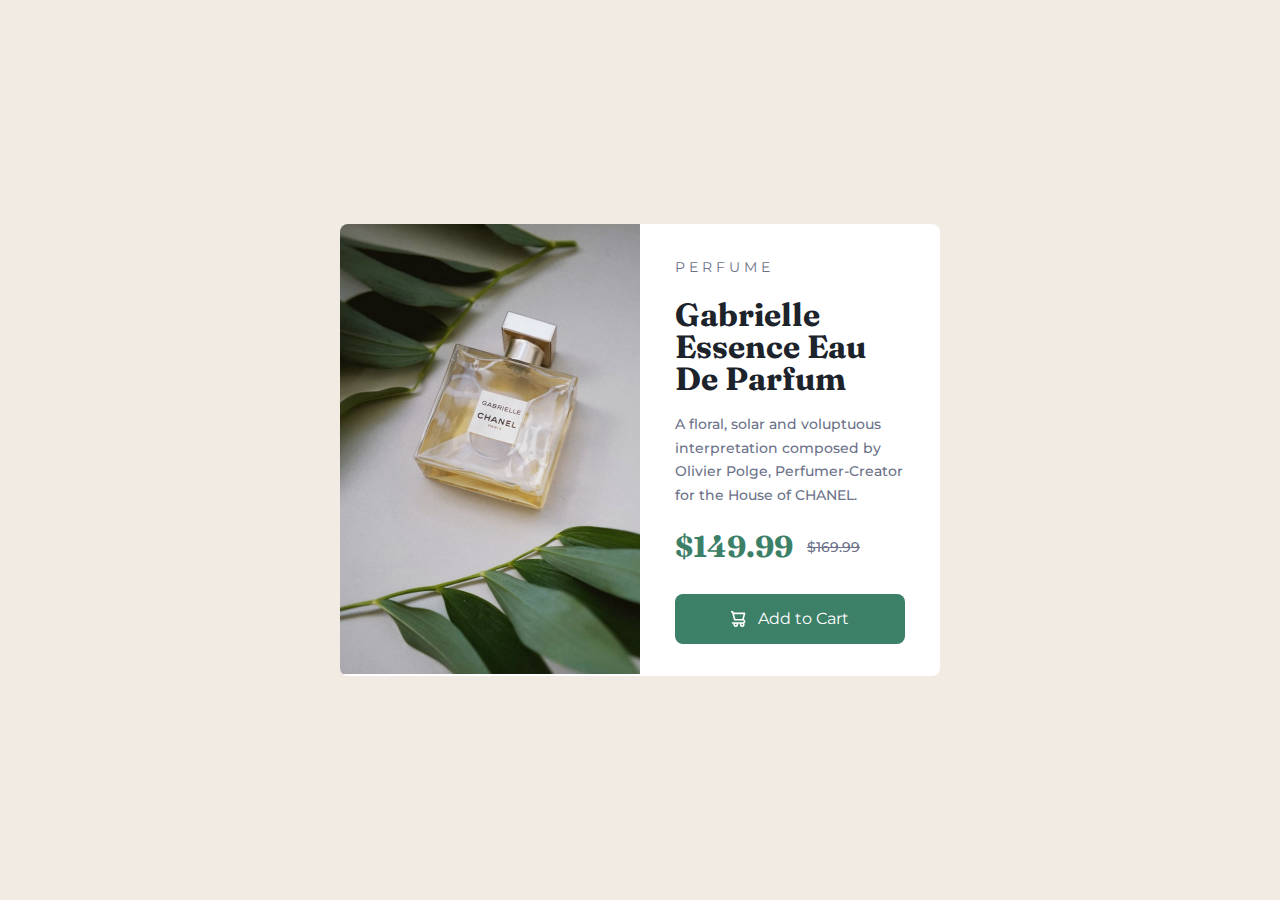
<file: index.html>
<!DOCTYPE html>
<html lang="en">
<head>
  <meta charset="UTF-8">
  <meta name="viewport" content="width=device-width, initial-scale=1.0"> <!-- displays site properly based on user's device -->

  <link rel="icon" type="image/png" sizes="32x32" href="./images/favicon-32x32.png">

  <link rel="preconnect" href="https://fonts.googleapis.com">
  <link rel="preconnect" href="https://fonts.gstatic.com" crossorigin>
  <link href="https://fonts.googleapis.com/css2?family=Fraunces:opsz,wght@9..144,700&family=Montserrat:wght@500;700&display=swap" rel="stylesheet">

  <link rel="stylesheet" href="css/style.css">
  
  <title>Frontend Mentor | Product preview card component</title>

  <!-- Feel free to remove these styles or customise in your own stylesheet 👍 -->
  <style>
    .attribution { font-size: 11px; text-align: center; }
    .attribution a { color: hsl(228, 45%, 44%); }
  </style>
</head>
<body>

	<main class="card-container" role="main">
		<div class="card">
			<div class="card__image">
				<img src="images/image-product-mobile.jpg" alt="A bottle of CHANEL Gabrielle Essence Eau De Parfum surrounded by leaves" class="small-only">
				<img src="images/image-product-desktop.jpg" alt="A bottle of CHANEL Gabrielle Essence Eau De Parfum surrounded by leaves" class="large-only">
			</div>
	
			<div class="card__info">
				<p class="subtitle">
					Perfume
				</p>
		
				<h1 class="ff-heading">
					Gabrielle Essence Eau De Parfum
				</h1>
		
				<p>
					A floral, solar and voluptuous interpretation composed by Olivier Polge, Perfumer-Creator for the House of CHANEL.
				</p>
		
				<p class="price">
					$149.99 <span>$169.99</span>
				</p>
		
				<button type="button" class="btn btn--icon">
					<img src="images/icon-cart.svg" alt="Cart icon">
					Add to Cart
				</button>
			</div>
		</div>
	</main>
	
</body>
</html>
</file>
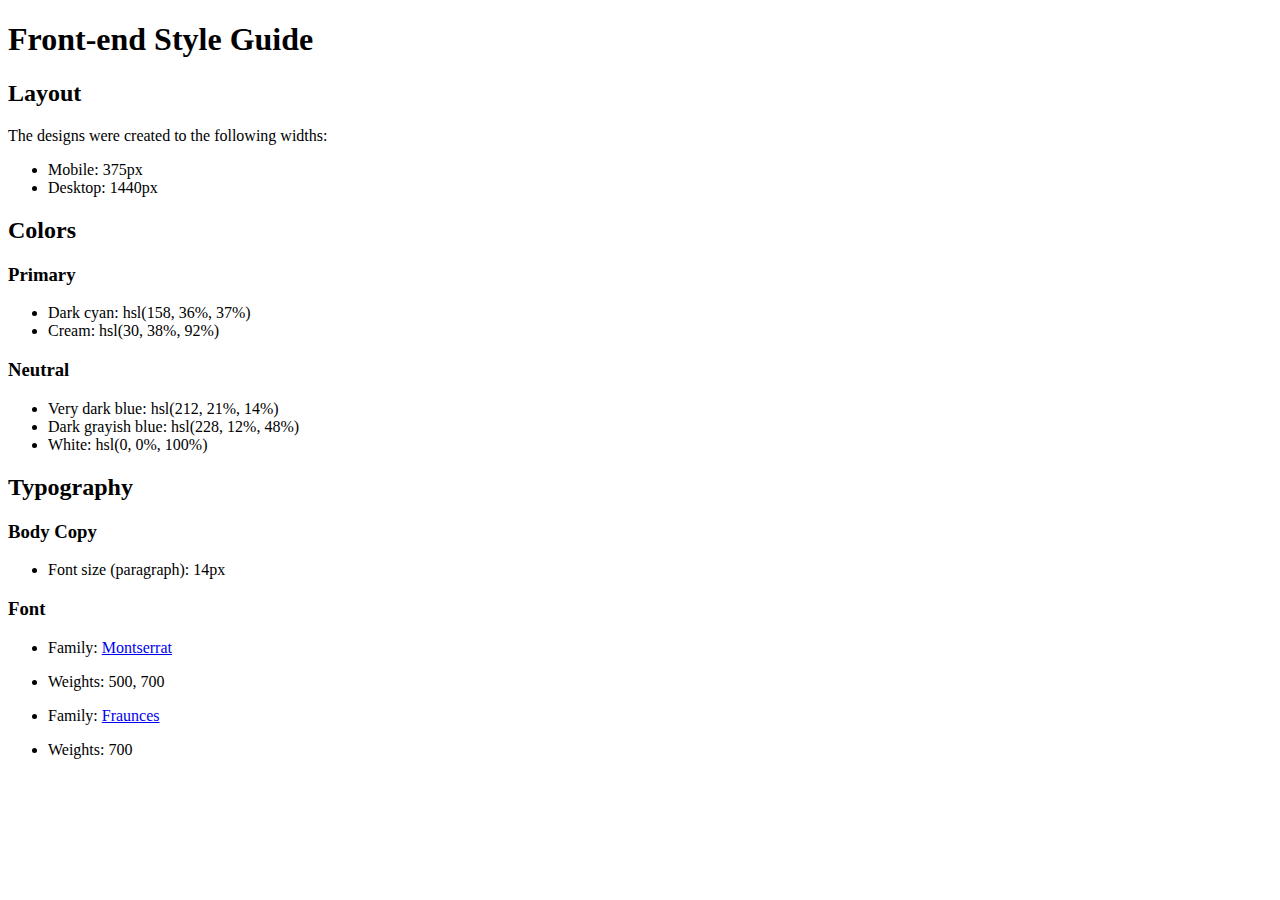
<file: style-guide.html>
<!DOCTYPE html>
<html xmlns="http://www.w3.org/1999/xhtml" lang="en">
<head>
	<meta charset="utf-8"/>
</head>
<body>

<h1 id="front-endstyleguide">Front-end Style Guide</h1>

<h2 id="layout">Layout</h2>

<p>The designs were created to the following widths:</p>

<ul>
<li>Mobile: 375px</li>
<li>Desktop: 1440px</li>
</ul>

<h2 id="colors">Colors</h2>

<h3 id="primary">Primary</h3>

<ul>
<li>Dark cyan: hsl(158, 36%, 37%)</li>
<li>Cream: hsl(30, 38%, 92%)</li>
</ul>

<h3 id="neutral">Neutral</h3>

<ul>
<li>Very dark blue: hsl(212, 21%, 14%)</li>
<li>Dark grayish blue: hsl(228, 12%, 48%)</li>
<li>White: hsl(0, 0%, 100%)</li>
</ul>

<h2 id="typography">Typography</h2>

<h3 id="bodycopy">Body Copy</h3>

<ul>
<li>Font size (paragraph): 14px</li>
</ul>

<h3 id="font">Font</h3>

<ul>
<li><p>Family: <a href="https://fonts.google.com/specimen/Montserrat">Montserrat</a></p></li>
<li><p>Weights: 500, 700</p></li>
<li><p>Family: <a href="https://fonts.google.com/specimen/Fraunces">Fraunces</a></p></li>
<li><p>Weights: 700</p></li>
</ul>

</body>
</html>
</file>
<file: css/style.css>
:root{--clr-dark-cyan: hsl(158, 36%, 37%);--clr-cream: hsl(30, 38%, 92%);--clr-very-dark-blue: hsl(212, 21%, 14%);--clr-dark-grayish-blue: hsl(228, 12%, 48%);--clr-white: hsl(0, 0%, 100%);--ff-heading: "Fraunces", sans-serif;--ff-body: "Montserrat", sans-serif;--fw-400: 400;--fw-500: 500;--fw-700: 700;--border-radius: 0.5rem}*,*::before,*::after{box-sizing:border-box}*{margin:0;padding:0;font:inherit}ul[role=list],ol[role=list]{list-style:none}html:focus-within{scroll-behavior:smooth}html,body{height:100%;font-family:var(--ff-body)}body{text-rendering:optimizeSpeed;line-height:1}a:not([class]){-webkit-text-decoration-skip:ink;text-decoration-skip-ink:auto}img,picture,svg{max-width:100%;display:block}input,button,textarea,select{font:inherit}@media(prefers-reduced-motion: reduce){html:focus-within{scroll-behavior:auto}*,*::before,*::after{-webkit-animation-duration:.01ms !important;animation-duration:.01ms !important;-webkit-animation-iteration-count:1 !important;animation-iteration-count:1 !important;transition-duration:.01ms !important;scroll-behavior:auto !important}}.ff-heading{font-family:var(--ff-heading);font-weight:var(--fw-700);font-size:2rem;margin-bottom:1.15rem;color:var(--clr-very-dark-blue)}@media only screen and (min-width: 43.75em){.small-only{display:none}}.large-only{display:none}@media only screen and (min-width: 43.75em){.large-only{display:block}}body{display:grid;place-items:center;background-color:var(--clr-cream);color:var(--clr-dark-grayish-blue)}.card{background-color:#fff;max-width:21.5625rem;border-radius:var(--border-radius);overflow:hidden;margin-inline:.875rem}@media only screen and (min-width: 43.75em){.card{display:grid;grid-template-columns:1fr 1fr;max-width:37.5rem}}.card__info{padding:1.5625rem 1.5625rem}@media only screen and (min-width: 43.75em){.card__info{padding:2rem 2.1875rem}}.card__info .price{display:flex;align-items:center;gap:.875rem;font-size:1.875rem;font-weight:var(--fw-700);font-family:var(--ff-heading);line-height:1;color:var(--clr-dark-cyan);margin-bottom:1.15rem}@media only screen and (min-width: 43.75em){.card__info .price{margin-bottom:2rem}}.card__info .price span{font-size:.875rem;font-family:var(--ff-body);font-weight:var(--fw-500);text-decoration:line-through;color:var(--clr-dark-grayish-blue)}p{font-size:.875rem;font-weight:var(--fw-500);line-height:1.7;margin-bottom:1.5rem}.subtitle{font-family:var(--ff-body);font-weight:var(--fw-400);text-transform:uppercase;letter-spacing:4px;margin-bottom:1.15rem}.btn{width:100%;background-color:var(--clr-dark-cyan);color:#fff;padding:1.05rem;border:0;border-radius:var(--border-radius);cursor:pointer}.btn--icon{display:flex;justify-content:center;align-items:center;gap:.75rem}.btn:hover,.btn:focus-visible{background-color:var(--clr-very-dark-blue);transition:background-color .2s ease-in-out}.btn:focus{outline:2px solid var(--clr-dark-cyan);outline-offset:var(--border-radius)}
</file>
